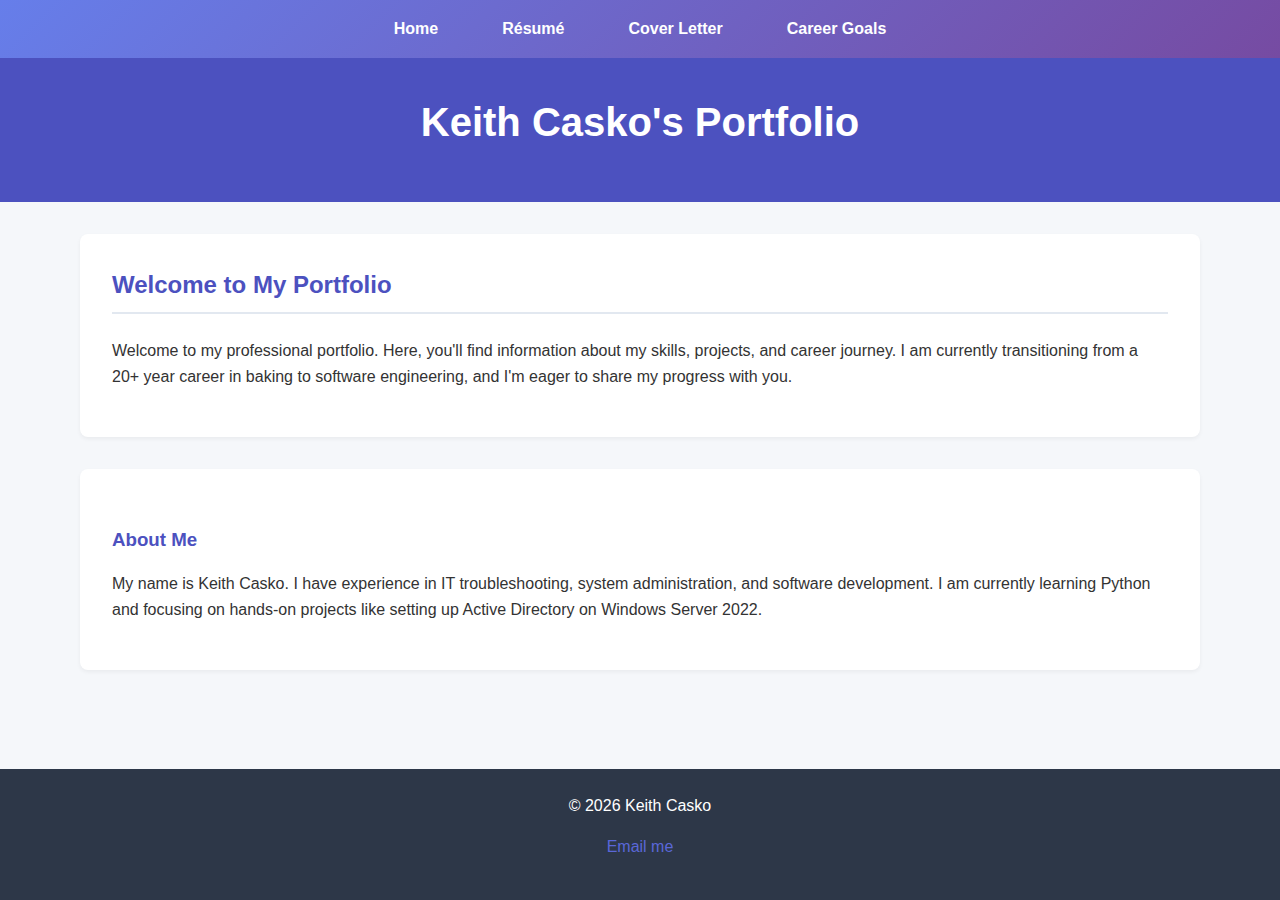
<file: index.html>
<!DOCTYPE html>
<html lang="en">
<head>
    <meta charset="UTF-8">
    <meta name="viewport" content="width=device-width, initial-scale=1.0">
    <title>Keith Casko Portfolio</title>
    <link rel="stylesheet" href="css/styles.css"> <!-- Link to external CSS -->
</head>
<body>
    <!-- Navigation Section -->
    <nav>
        <ul>
			<li><a href="index.html" aria-label="Go to Home Page">Home</a></li>
            <li><a href="resume.html">Résumé</a></li>
            <li><a href="cover-letter.html">Cover Letter</a></li>
            <li><a href="career-goals.html">Career Goals</a></li>
        </ul>
    </nav>
    
    <!-- Header Section -->
    <header>
        <h1>Keith Casko's Portfolio</h1>
    </header>
    
    <!-- Main Section -->
    <main>
        <section>
            <h2>Welcome to My Portfolio</h2>
            <p>Welcome to my professional portfolio. Here, you'll find information about my skills, projects, and career journey. I am currently transitioning from a 20+ year career in baking to software engineering, and I'm eager to share my progress with you.</p>
        </section>
        <section>
            <h3>About Me</h3>
            <p>My name is Keith Casko. I have experience in IT troubleshooting, system administration, and software development. I am currently learning Python and focusing on hands-on projects like setting up Active Directory on Windows Server 2022.</p>
        </section>
    </main>
    
    <!-- Footer Section -->
    <footer>
        <p>&copy; <span id="current-year"></span> Keith Casko</p>
        <p><a href="mailto:keith.casko@gmail.com">Email me</a></p>
    </footer>
    
    <!-- JavaScript to populate current year -->
    <script>
        const currentYear = new Date().getFullYear();
        document.getElementById('current-year').textContent = currentYear;
        console.log("Portfolio loaded");
    </script>
</body>
</html>
</file>
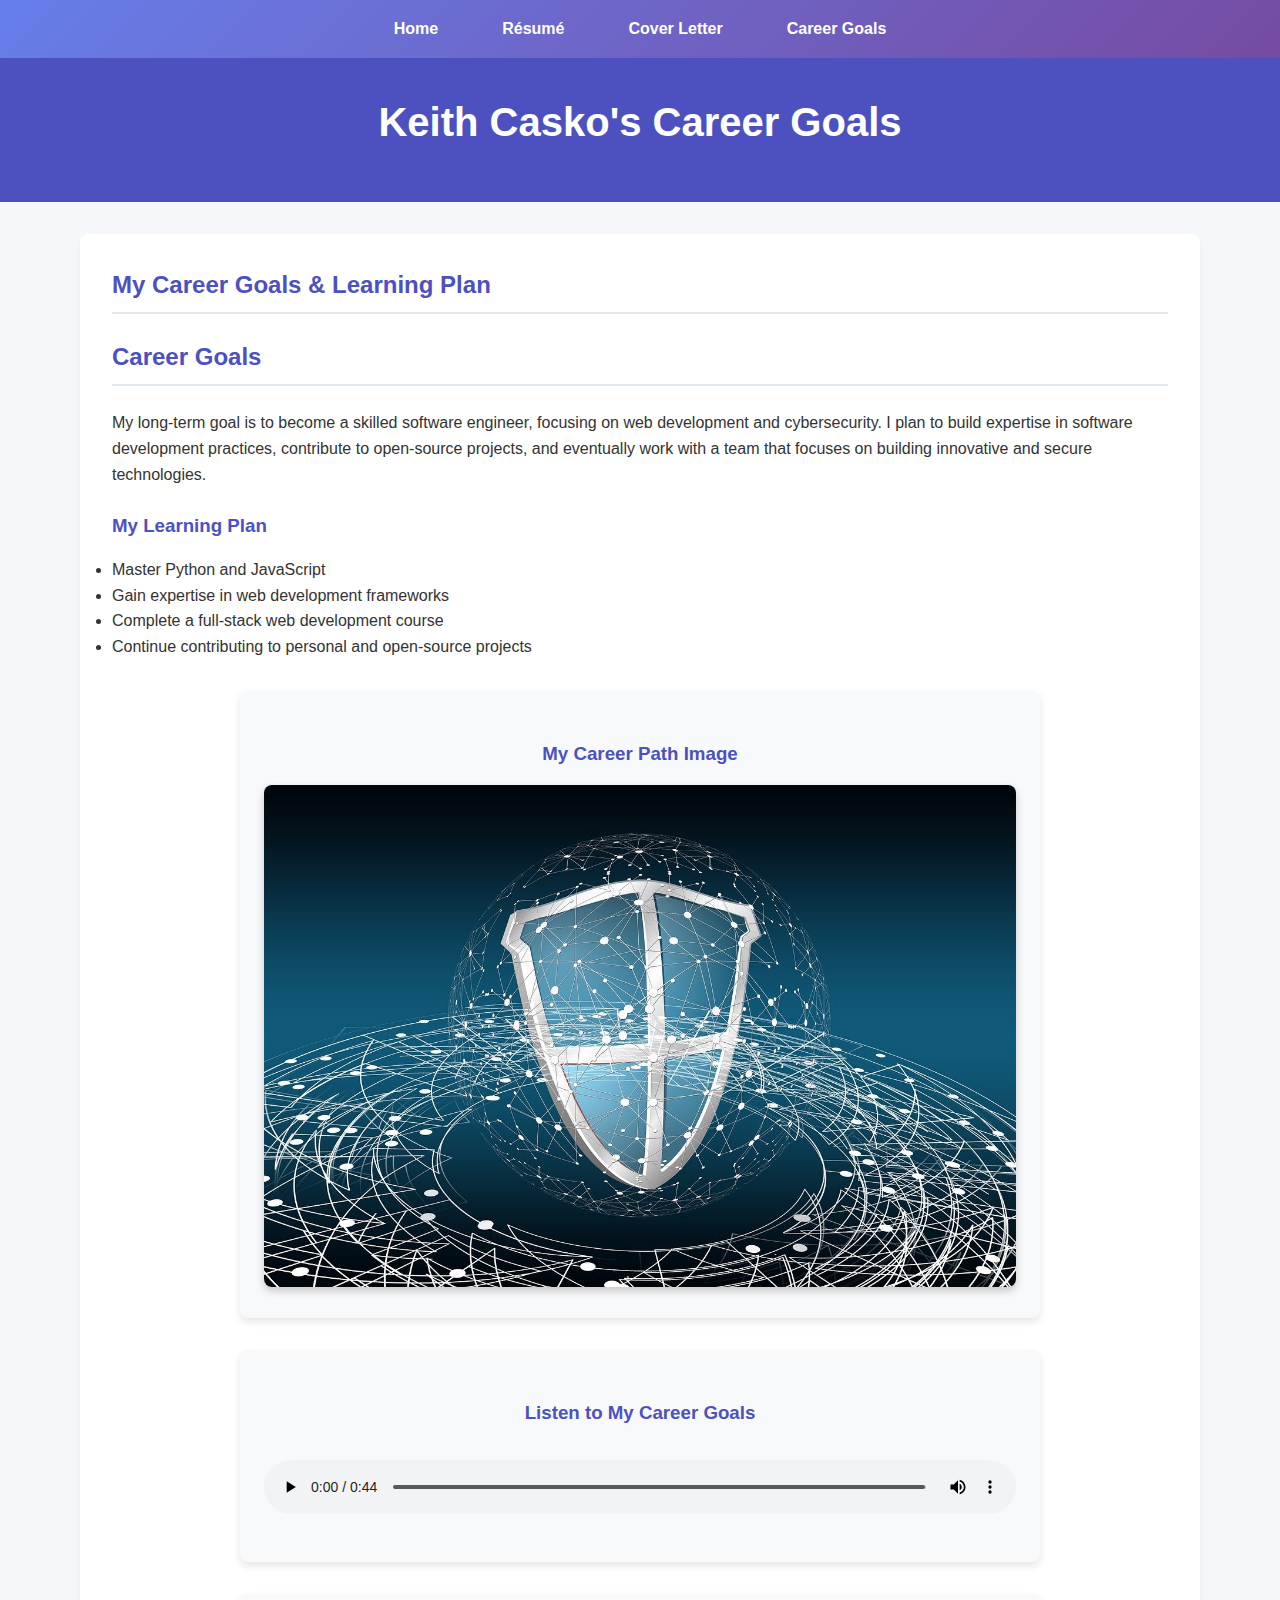
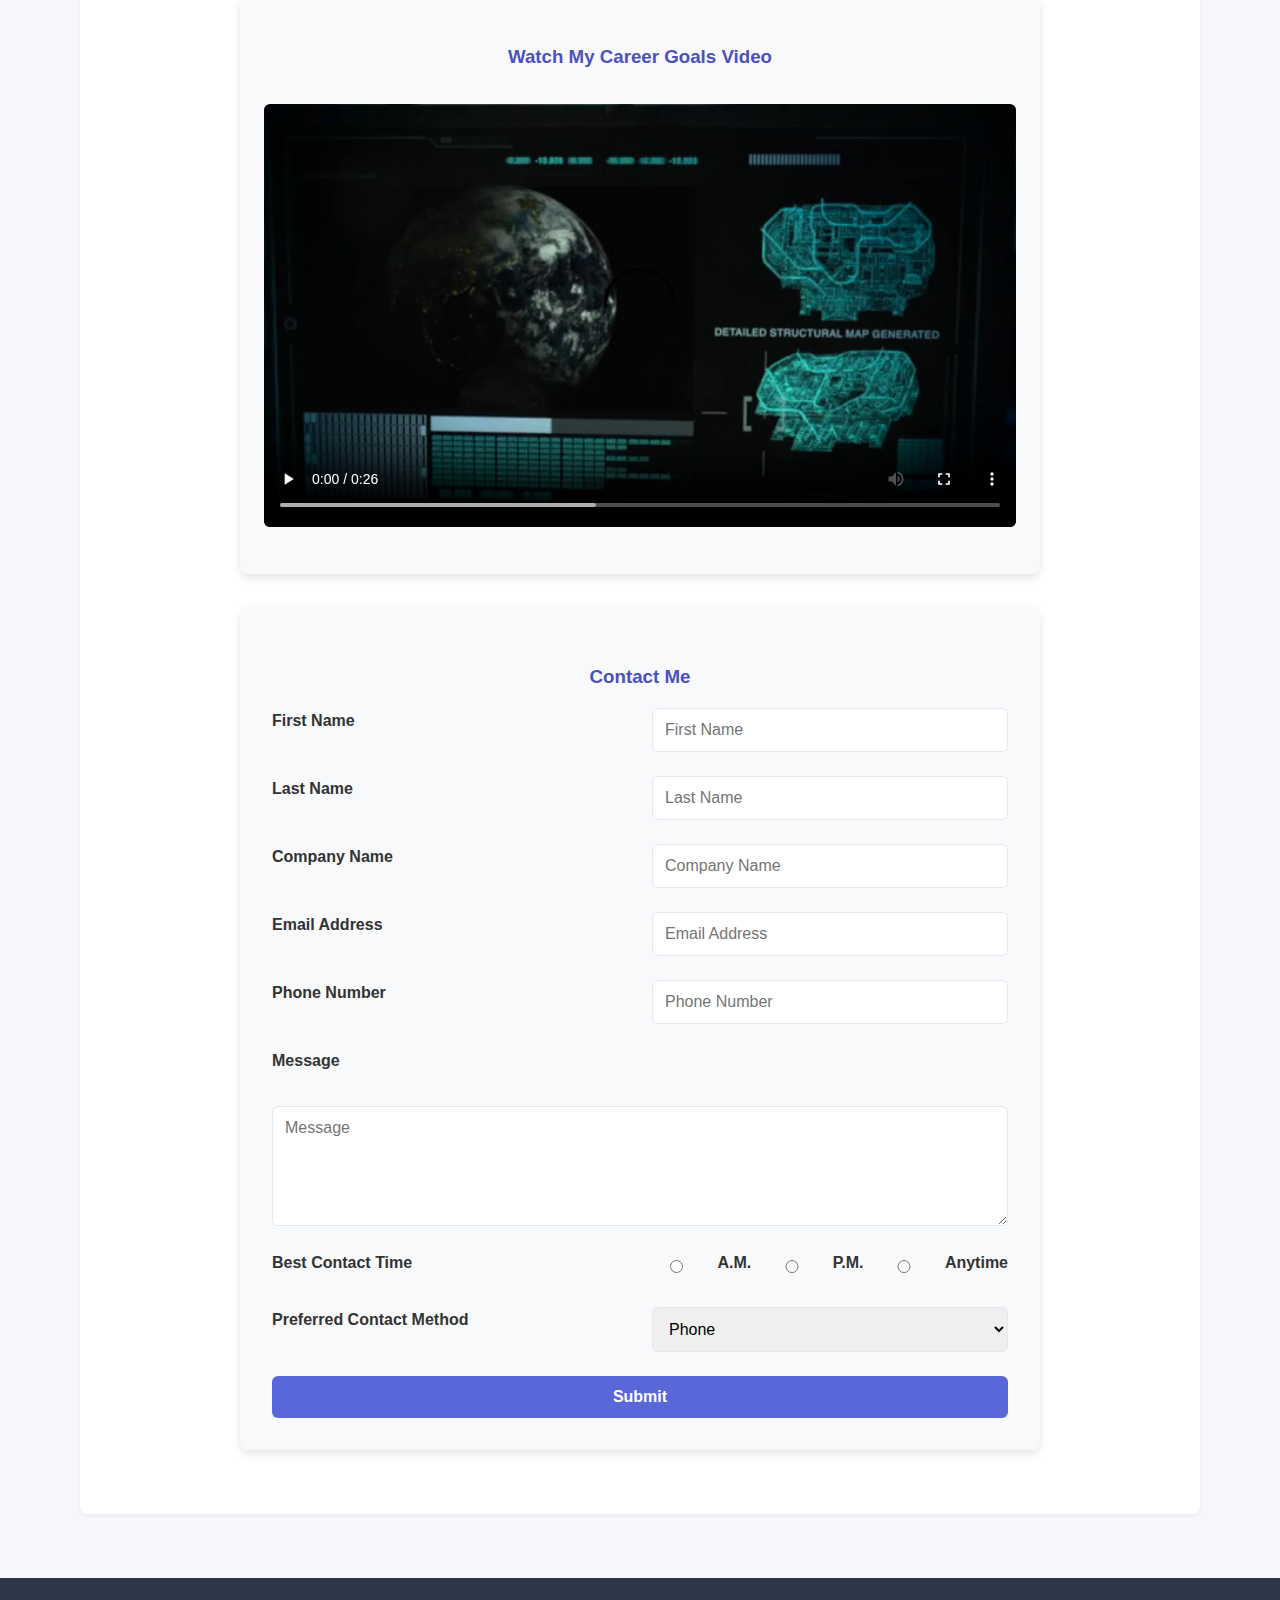
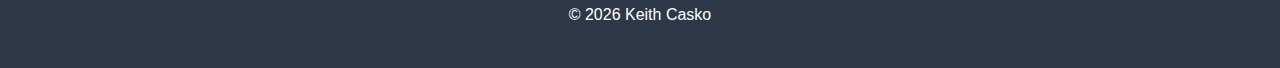
<file: career-goals.html>
<!DOCTYPE html>
<html lang="en">
<head>
    <meta charset="UTF-8">
    <meta name="viewport" content="width=device-width, initial-scale=1.0">
    <title>Keith Casko's Career Goals</title>
    <link rel="stylesheet" href="css/styles.css">
</head>
<body>
	<nav>
            <ul>
				<li><a href="index.html" aria-label="Go to Home Page">Home</a></li>
                <li><a href="resume.html">Résumé</a></li>
                <li><a href="cover-letter.html">Cover Letter</a></li>
                <li><a href="career-goals.html">Career Goals</a></li>
            </ul>
        </nav>
		
    <!-- Header Section -->
    <header>
        <h1>Keith Casko's Career Goals</h1>
    </header>

    <!-- Main Section -->
    <main>
        <!-- Career Goals Article -->
        <section>
		<h2>My Career Goals & Learning Plan</h2>
            <article>
                <h2>Career Goals</h2>
                <p>My long-term goal is to become a skilled software engineer, focusing on web development and cybersecurity. I plan to build expertise in software development practices, contribute to open-source projects, and eventually work with a team that focuses on building innovative and secure technologies.</p>
            </article>

            <!-- Learning Plan -->
            <article>
                <h3>My Learning Plan</h3>
                <ul>
                    <li>Master Python and JavaScript</li>
                    <li>Gain expertise in web development frameworks</li>
                    <li>Complete a full-stack web development course</li>
                    <li>Continue contributing to personal and open-source projects</li>
                </ul>
            </article>

            <!-- Image Section -->
            <article class="career-image-container">
				<h3>My Career Path Image</h3>
				<img src="images/security.jpg" alt="A visual representation of career goals" class="career-image">
			</article>


	    <!-- Multimedia Section -->
	    <article class="multimedia-container">
    	    	<h3>Listen to My Career Goals</h3>
    		<audio controls>
        		<source src="media/career_goals_audio.mp3" type="audio/mp3">
        		Your browser does not support the audio element.
    		</audio>
	</article>

<article class="multimedia-container">
    <h3>Watch My Career Goals Video</h3>
    <video controls>
        <source src="media/career_goals_video.mp4" type="video/mp4">
        Your browser does not support the video tag.
    </video>
</article>


             <!-- Contact Form Section -->
    <article class="form-container">
		<h3>Contact Me</h3>
		<form action="https://wp.zybooks.com/form-viewer.php" method="post">
			<label for="first_name">First Name</label>
			<input type="text" id="first_name" name="first_name" placeholder="First Name" required>

			<label for="last_name">Last Name</label>
			<input type="text" id="last_name" name="last_name" placeholder="Last Name" required>

			<label for="company_name">Company Name</label>
			<input type="text" id="company_name" name="company_name" placeholder="Company Name">

			<label for="email">Email Address</label>
			<input type="email" id="email" name="email" placeholder="Email Address" required>

			<label for="phone">Phone Number</label>
			<input type="tel" id="phone" name="phone" placeholder="Phone Number">

			<label for="message">Message</label>
			<textarea id="message" name="message" placeholder="Message" rows="4" required></textarea>

			<label>Best Contact Time</label>
			<div class="contact-time-options">
				<input type="radio" id="am" name="best_contact_time" value="a.m." required> 
				<label for="am">A.M.</label>

				<input type="radio" id="pm" name="best_contact_time" value="p.m."> 
				<label for="pm">P.M.</label>

				<input type="radio" id="anytime" name="best_contact_time" value="anytime"> 
				<label for="anytime">Anytime</label>
			</div>

			<label for="contact_method">Preferred Contact Method</label>
			<select id="contact_method" name="contact_method">
				<option value="phone">Phone</option>
				<option value="email">Email</option>
				<option value="text">Text</option>
			</select>

        <button type="submit">Submit</button>
    </form>
</article>

        </section>
    </main>

    <!-- Footer Section -->
    <footer>
        <p>&copy; <span id="current-date"></span> Keith Casko</p>
    </footer>

    <!-- JavaScript to populate the current date -->
    <script>
        document.getElementById('current-date').textContent = new Date().getFullYear();
        console.log("Career Goals loaded");
    </script>
</body>
</html>
</file>
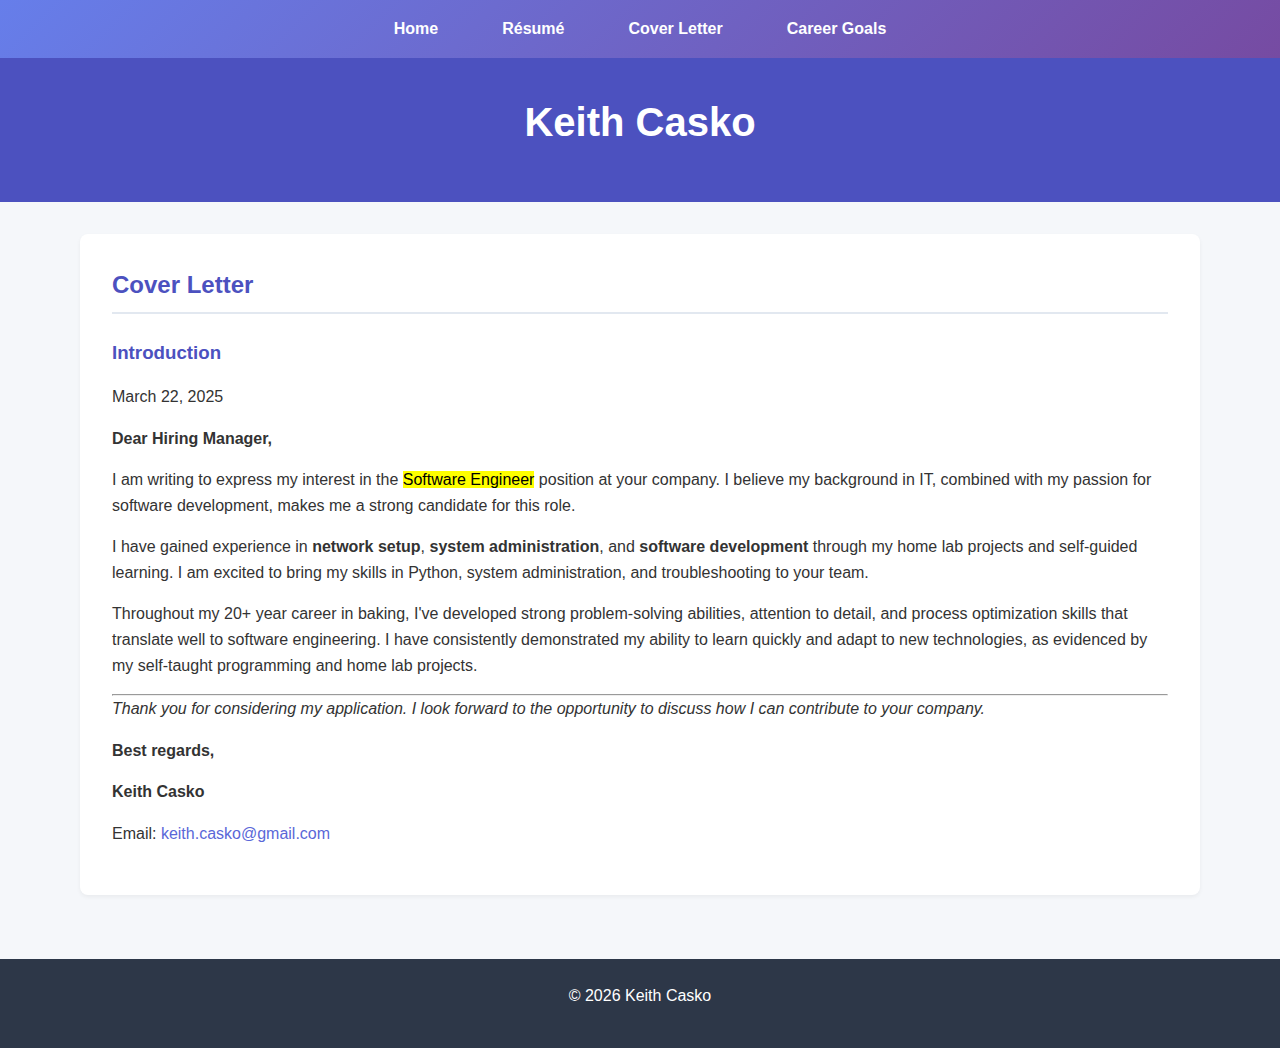
<file: cover-letter.html>
<!DOCTYPE html>
<html lang="en">
<head>
    <meta charset="UTF-8">
    <meta name="viewport" content="width=device-width, initial-scale=1.0">
    <title>Keith Casko's Cover Letter</title>
    <link rel="stylesheet" href="css/styles.css">
</head>
<body>
    <!-- Navigation Section -->
    <nav>
        <ul>
            <li><a href="index.html" aria-label="Go to Home Page">Home</a></li>
            <li><a href="resume.html">Résumé</a></li>
            <li><a href="cover-letter.html">Cover Letter</a></li>
            <li><a href="career-goals.html">Career Goals</a></li>
        </ul>
    </nav>
    
    <!-- Header Section -->
    <header>
        <h1>Keith Casko</h1>
    </header>
    
    <!-- Main Section -->
    <main>
        <section>
            <h2>Cover Letter</h2>
            <article>
                <h3>Introduction</h3>
                <!-- Date -->
                <p class="date">March 22, 2025</p>
                
                <!-- Salutation -->
                <p><strong>Dear Hiring Manager,</strong></p>
                
                <!-- Body Paragraphs -->
                <p>I am writing to express my interest in the <mark>Software Engineer</mark> position at your company. I believe my background in IT, combined with my passion for software development, makes me a strong candidate for this role.</p>
                
                <p>I have gained experience in <strong>network setup</strong>, <strong>system administration</strong>, and <strong>software development</strong> through my home lab projects and self-guided learning. I am excited to bring my skills in <span>Python</span>, system administration, and troubleshooting to your team.</p>
                
                <p>Throughout my 20+ year career in baking, I've developed strong problem-solving abilities, attention to detail, and process optimization skills that translate well to software engineering. I have consistently demonstrated my ability to learn quickly and adapt to new technologies, as evidenced by my self-taught programming and home lab projects.</p>
                
                <!-- Horizontal Rule for separation -->
                <hr>
                
                <!-- Closing Paragraph -->
                <p><em>Thank you for considering my application. I look forward to the opportunity to discuss how I can contribute to your company.</em></p>
                
                <!-- Signature Section -->
                <p><strong>Best regards,</strong></p>
                <p><strong>Keith Casko</strong></p>
                <p>Email: <a href="mailto:keith.casko@gmail.com">keith.casko@gmail.com</a></p>
            </article>
        </section>
    </main>
    
    <!-- Footer Section -->
    <footer>
        <p>&copy; <span id="current-year"></span> Keith Casko</p>
    </footer>
    
    <!-- JavaScript to populate the current year -->
    <script>
        document.getElementById('current-year').textContent = new Date().getFullYear();
        console.log("Cover Letter loaded");
    </script>
</body>
</html>
</file>
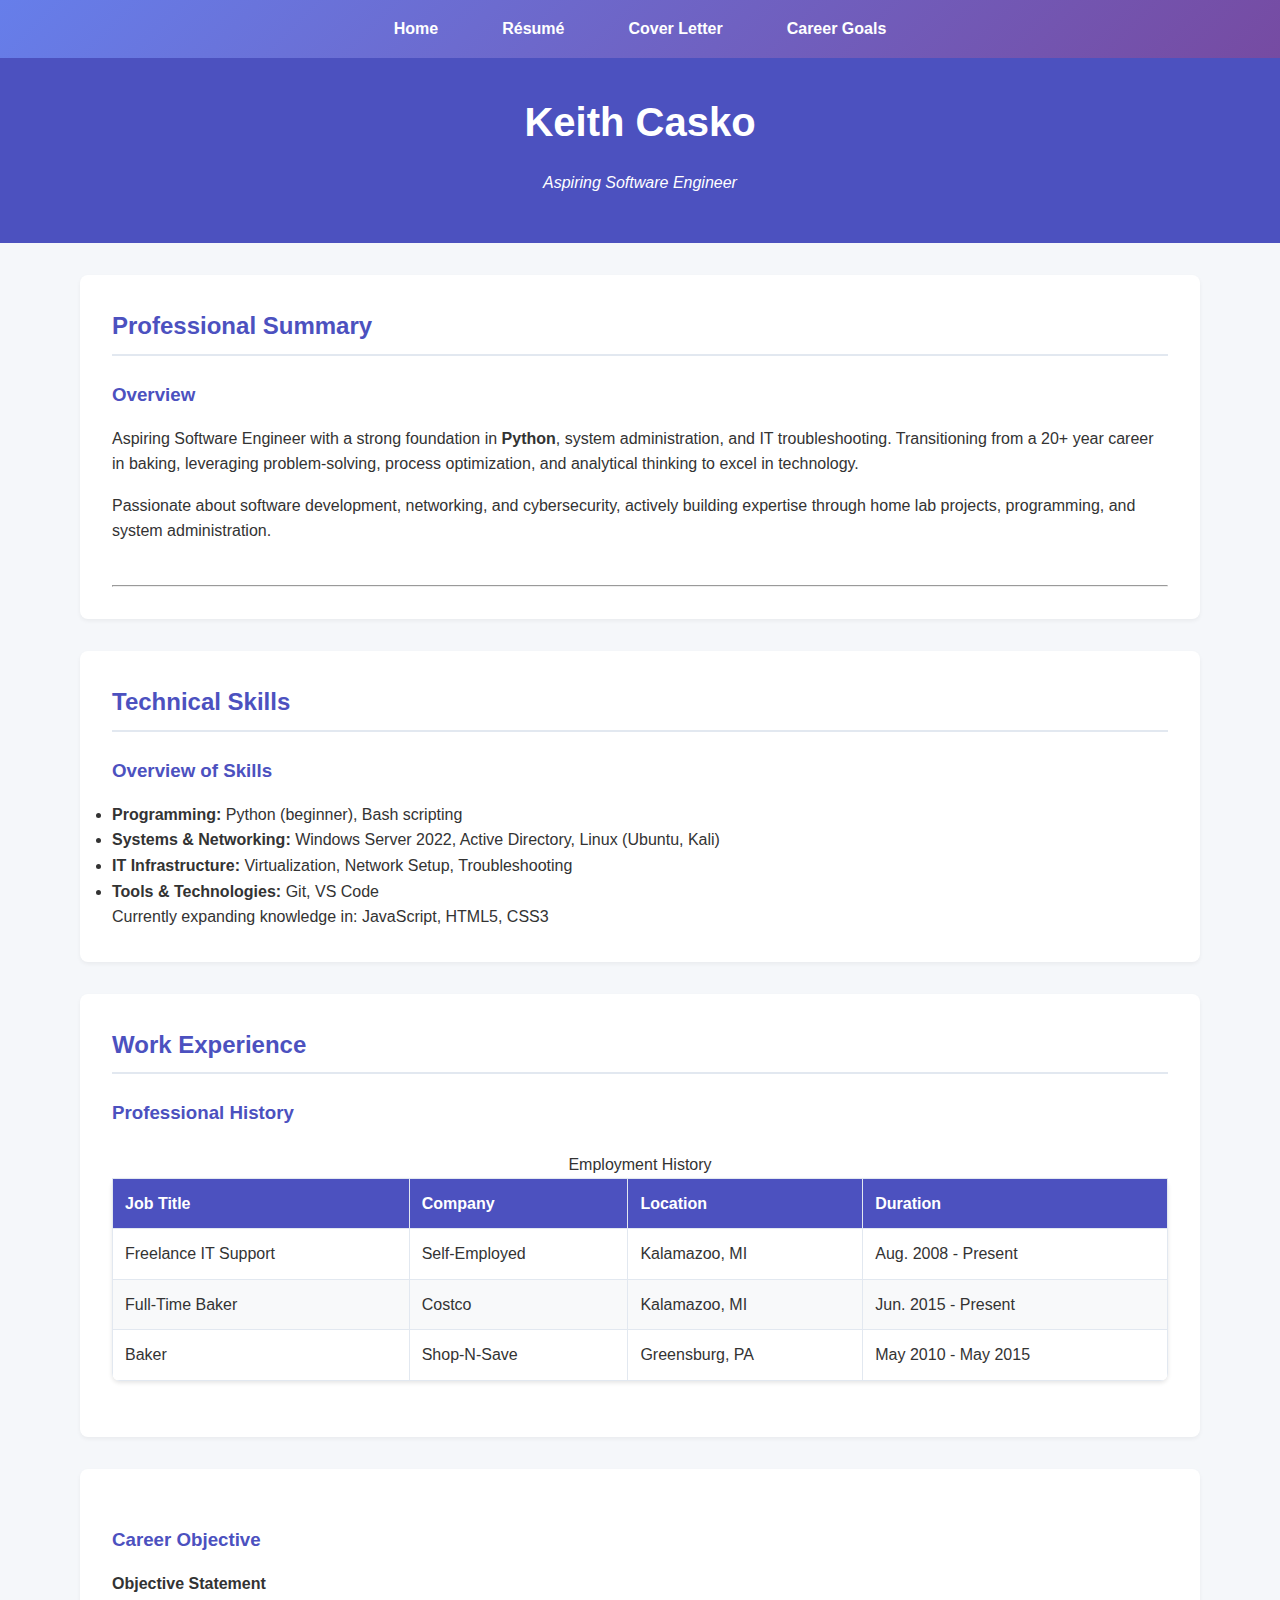
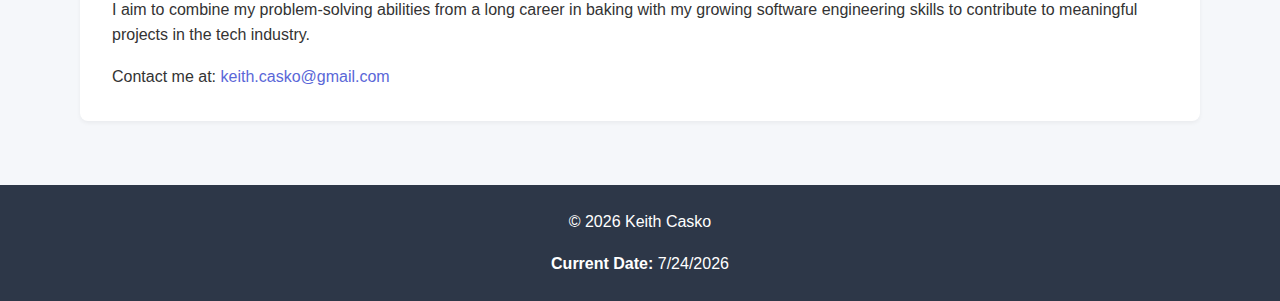
<file: resume.html>
<!DOCTYPE html>
<html lang="en">
<head>
    <meta charset="UTF-8">
    <meta name="viewport" content="width=device-width, initial-scale=1.0">
    <title>Keith Casko's Resume</title>
    <link rel="stylesheet" href="css/styles.css">
</head>
<body>
	<!-- Navigation Section -->
    <nav>
        <ul>
            <li><a href="index.html" aria-label="Go to Home Page">Home</a></li>
            <li><a href="resume.html">Résumé</a></li>
            <li><a href="cover-letter.html">Cover Letter</a></li>
            <li><a href="career-goals.html">Career Goals</a></li>
        </ul>
    </nav>
	
	<!-- Header Section -->
    <header>
        <h1>Keith Casko</h1>
        <p><em>Aspiring Software Engineer</em></p>
    </header>

    <!-- Main Section -->
    <main>
        <!-- Professional Summary Section -->
        <section id="summary">
            <h2>Professional Summary</h2>
            <article>
				<h3>Overview</h3>
                <p>Aspiring Software Engineer with a strong foundation in <strong>Python</strong>, system administration, and IT troubleshooting. Transitioning from a 20+ year career in baking, leveraging problem-solving, process optimization, and analytical thinking to excel in technology.</p>
                <p>Passionate about software development, networking, and cybersecurity, actively building expertise through home lab projects, programming, and system administration.</p>
                <br>
                <hr>
            </article>
        </section>

        <!-- Technical Skills Section -->
        <section id="skills">
            <h2>Technical Skills</h2>
            <article>
				<h3>Overview of Skills</h3>
                <ul>
                    <li><strong>Programming:</strong> Python (beginner), Bash scripting</li>
                    <li><strong>Systems & Networking:</strong> Windows Server 2022, Active Directory, Linux (Ubuntu, Kali)</li>
                    <li><strong>IT Infrastructure:</strong> Virtualization, Network Setup, Troubleshooting</li>
                    <li><strong>Tools & Technologies:</strong> Git, VS Code</li>
                </ul>
                <span>Currently expanding knowledge in: JavaScript, HTML5, CSS3</span>
            </article>
        </section>

        <!-- Work Experience Section -->
        <section id="experience">
            <h2>Work Experience</h2>
            <article>
                <h3>Professional History</h3>
                <table>
                    <caption>Employment History</caption>
                    <thead>
                        <tr>
                            <th>Job Title</th>
                            <th>Company</th>
                            <th>Location</th>
                            <th>Duration</th>
                        </tr>
                    </thead>
                    <tbody>
                        <tr>
                            <td>Freelance IT Support</td>
                            <td>Self-Employed</td>
                            <td>Kalamazoo, MI</td>
                            <td>Aug. 2008 - Present</td>
                        </tr>
                        <tr>
                            <td>Full-Time Baker</td>
                            <td>Costco</td>
                            <td>Kalamazoo, MI</td>
                            <td>Jun. 2015 - Present</td>
                        </tr>
                        <tr>
                            <td>Baker</td>
                            <td>Shop-N-Save</td>
                            <td>Greensburg, PA</td>
                            <td>May 2010 - May 2015</td>
                        </tr>
                    </tbody>
                </table>
            </article>
        </section>

        <!-- Career Objective Section -->
        <section id="career-goals">
            <h3>Career Objective</h3>
            <article>
				<h4>Objective Statement</h4>
                <p>I aim to combine my problem-solving abilities from a long career in baking with my growing software engineering skills to contribute to meaningful projects in the tech industry.</p>
                <div>
                    Contact me at: <a href="mailto:keith.casko@gmail.com">keith.casko@gmail.com</a>
                </div>
            </article>
        </section>
    </main>

    <!-- Footer Section -->
    <footer>
        <p>&copy; <span id="current-year"></span> Keith Casko</p>
        <div id="current-date-container"></div>
    </footer>

    <!-- JavaScript to populate current date and log to console -->
    <script>
        // Set the current year in the copyright
        document.getElementById('current-year').textContent = new Date().getFullYear();
        
        // Create and populate the current date div
        document.getElementById('current-date-container').innerHTML = `<strong>Current Date:</strong> ${new Date().toLocaleDateString()}`;
        
        // Write to console
        console.log("Résumé loaded successfully");
        console.log("Page accessed on: " + new Date().toLocaleString());
    </script>
</body>
</html>
</file>
<file: css/styles.css>
/* Reset & Base Styles */
* {
    margin: 0;
    padding: 0;
    box-sizing: border-box;
    font-family: 'Segoe UI', Tahoma, Geneva, Verdana, sans-serif;
}

body {
    background-color: #f5f7fa;
    color: #333;
    line-height: 1.6;
    display: flex;
    flex-direction: column;
    min-height: 100vh;
}

/* Typography */
h1, h2, h3 {
    color: white;
    margin-bottom: 1rem;
}

h1 {
    font-size: 2.5rem;
}

h2 {
	color: #4c51bf;
    border-bottom: 2px solid #e2e8f0;
    padding-bottom: 0.5rem;
    margin-bottom: 1.5rem;
}

h3 {
    color: #4c51bf;
    margin: 1.5rem 0 1rem;
}

p {
    margin-bottom: 1rem;
}

a {
    color: #5a67d8;
    text-decoration: none;
    transition: color 0.3s;
}

a:hover {
    color: #4c51bf;
}

/* Navigation */
nav {
    background: linear-gradient(135deg, #667eea 0%, #764ba2 100%);
    color: white;
    padding: 1rem 0;
    text-align: center;
    box-shadow: 0 2px 4px rgba(0, 0, 0, 0.1);
}

nav ul {
    display: flex;
    justify-content: center;
    gap: 2rem;
    margin: 0;
    padding: 0;
    list-style: none;
}

nav a {
    color: white;
    text-decoration: none;
    padding: 0.5rem 1rem;
    border-radius: 3px;
    font-weight: 600;
    transition: background-color 0.3s;
}

nav a:hover {
    background-color: rgba(255, 255, 255, 0.2);
}

/* Header */
header {
    background: #4c51bf;
    color: white;
    padding: 2rem 0;
    text-align: center;
}

/* Main Content */
main {
    max-width: 1200px;
    width: 90%;
    margin: 2rem auto;
    padding: 0 1rem;
    flex: 1;
}

section {
    background-color: white;
    border-radius: 8px;
    box-shadow: 0 2px 4px rgba(0, 0, 0, 0.05);
    padding: 2rem;
    margin-bottom: 2rem;
}

/* Footer */
footer {
    background-color: #2d3748;
    color: white;
    text-align: center;
    padding: 1.5rem;
    margin-top: auto;
}

/* Career Path Image */
.career-image-container {
    text-align: center;
    margin: 2rem auto;
    max-width: 800px;
    background: #f8f9fa;
    padding: 1.5rem;
    border-radius: 8px;
    box-shadow: 0 4px 8px rgba(0, 0, 0, 0.1);
}

.career-image {
    max-width: 100%;
    height: auto;
    border-radius: 8px;
    box-shadow: 0 4px 8px rgba(0, 0, 0, 0.2);
}

/* Multimedia */
.multimedia-container {
    text-align: center;
    margin: 2rem auto;
    max-width: 800px;
    background: #f8f9fa;
    padding: 1.5rem;
    border-radius: 8px;
    box-shadow: 0 4px 8px rgba(0, 0, 0, 0.1);
}

audio, video {
    width: 100%;
    margin: 1rem 0;
    border-radius: 6px;
}

/* Form Styling */
.form-container {
    text-align: center;
    margin: 2rem auto;
    max-width: 800px;
    background: #f8f9fa;
    padding: 2rem;
    border-radius: 8px;
    box-shadow: 0 4px 8px rgba(0, 0, 0, 0.1);
}

form {
    display: grid;
    grid-template-columns: 1fr 1fr;
    gap: 1.5rem;
    text-align: left;
}

form label {
    display: block;
    font-weight: 600;
    margin-bottom: 0.5rem;
}

form input, form select, form textarea {
    width: 100%;
    padding: 0.75rem;
    border: 1px solid #e2e8f0;
    border-radius: 6px;
    font-size: 1rem;
    transition: border-color 0.3s;
}

form input:focus, form select:focus, form textarea:focus {
    border-color: #4c51bf;
    outline: none;
    box-shadow: 0 0 5px rgba(76, 81, 191, 0.3);
}

.contact-time-options {
    display: flex;
    gap: 1rem;
    align-items: center;
}

textarea {
    resize: vertical;
    min-height: 120px;
    grid-column: span 2;
}

button {
    grid-column: span 2;
    background-color: #5a67d8;
    color: white;
    border: none;
    padding: 0.75rem 1.5rem;
    border-radius: 6px;
    font-size: 1rem;
    font-weight: 600;
    cursor: pointer;
    transition: background-color 0.3s, transform 0.2s;
}

button:hover {
    background-color: #4c51bf;
    transform: translateY(-2px);
}

/* Responsive Design */
@media (max-width: 768px) {
    nav ul {
        flex-direction: column;
        gap: 0.5rem;
    }

    form {
        grid-template-columns: 1fr;
    }
    
    textarea, button {
        grid-column: span 1;
    }
}
/* Table Styling */
table {
    width: 100%;
    border-collapse: collapse;
    margin: 1.5rem 0;
    font-size: 1rem;
    text-align: left;
    background: white;
    box-shadow: 0 2px 4px rgba(0, 0, 0, 0.1);
    border-radius: 8px;
    overflow: hidden;
}

/* Table Header */
thead {
    background-color: #4c51bf;
    color: white;
}

th, td {
    padding: 12px;
    border: 1px solid #e2e8f0;
}

/* Alternating Row Colors */
tbody tr:nth-child(even) {
    background-color: #f8f9fa;
}
</file>
